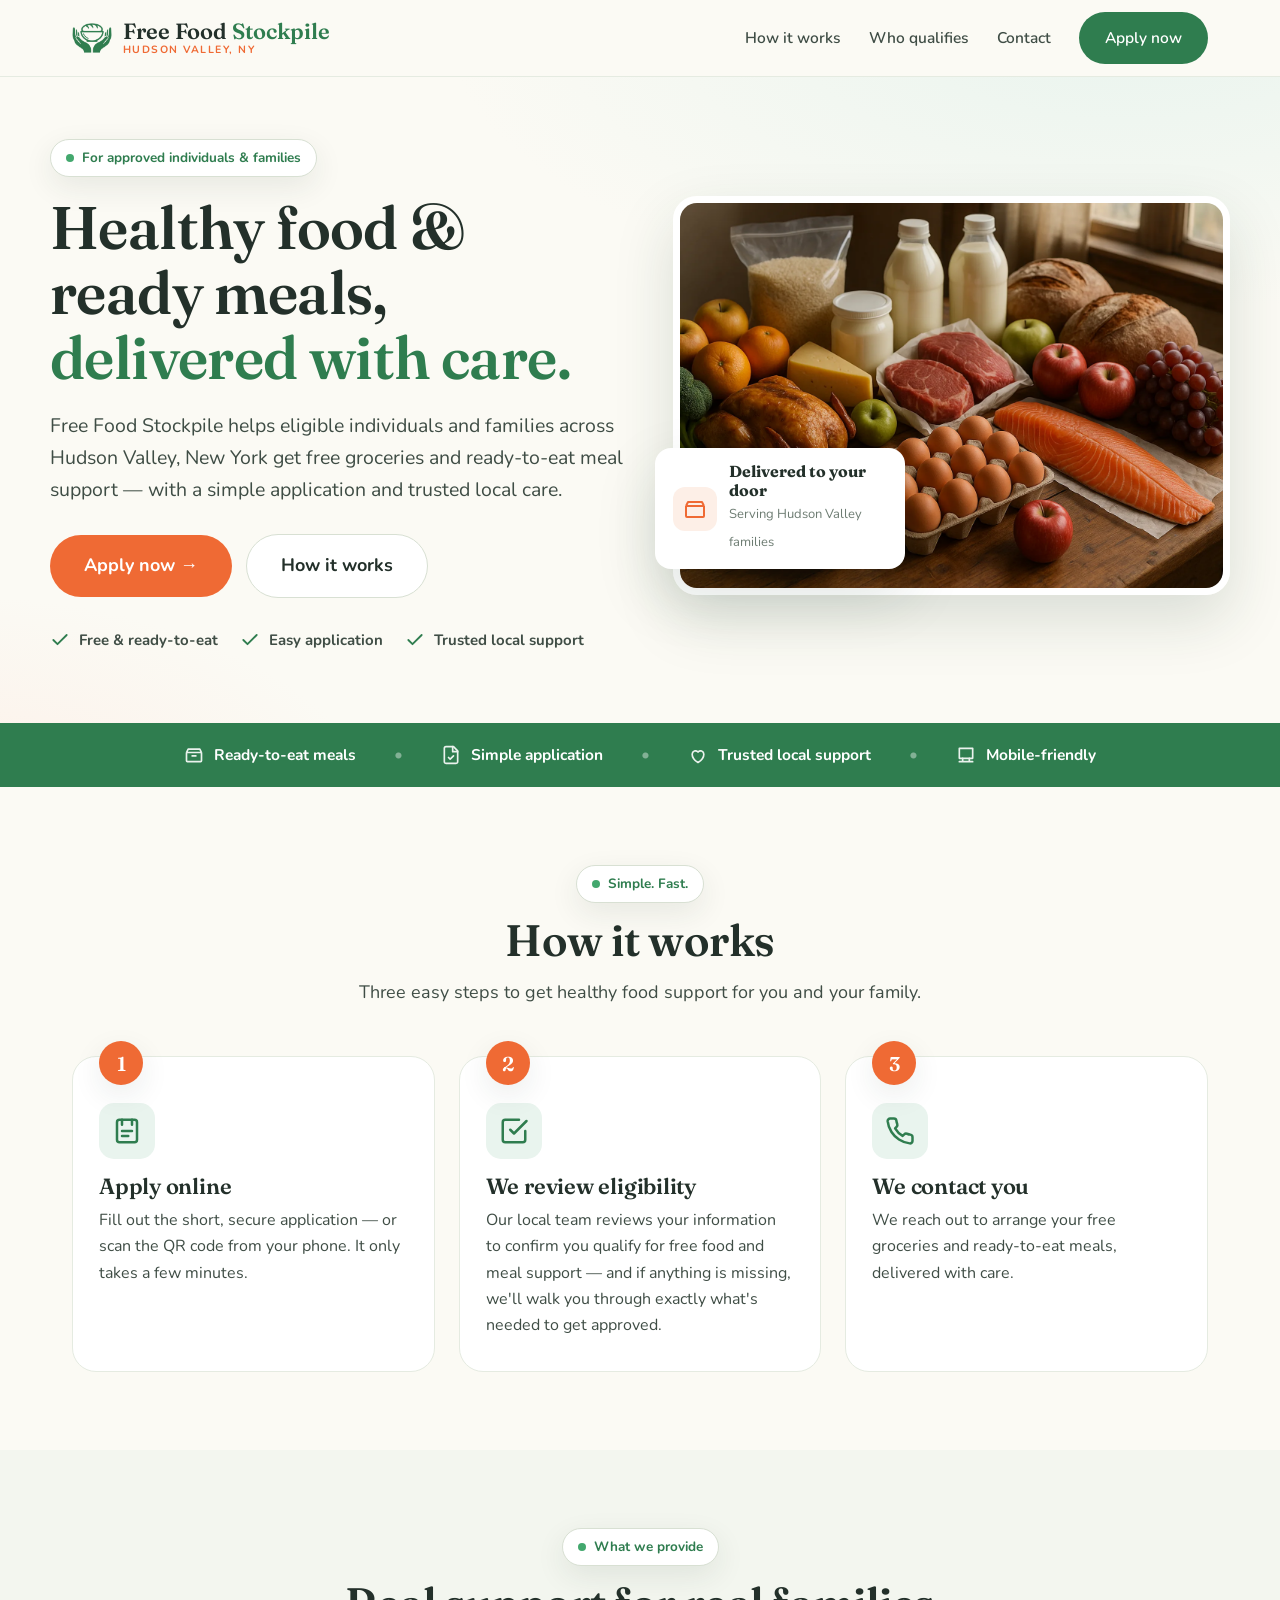
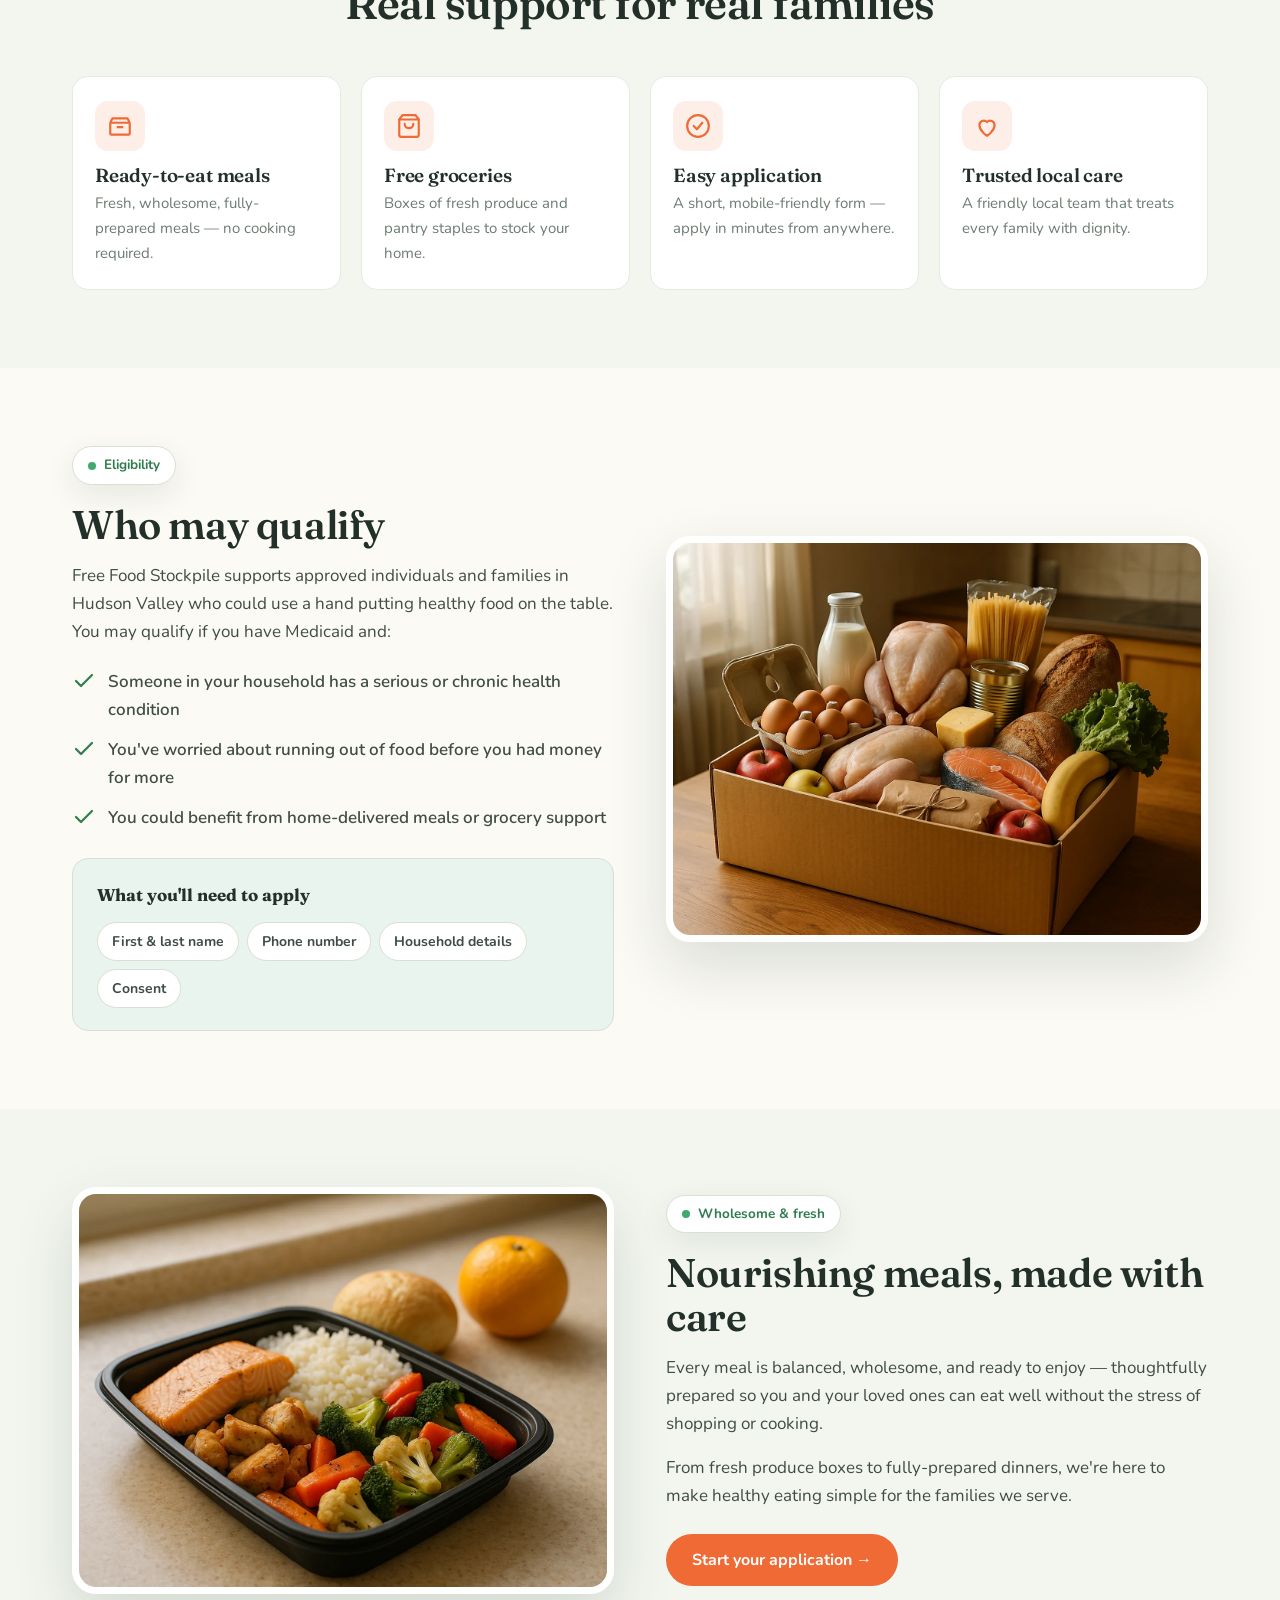
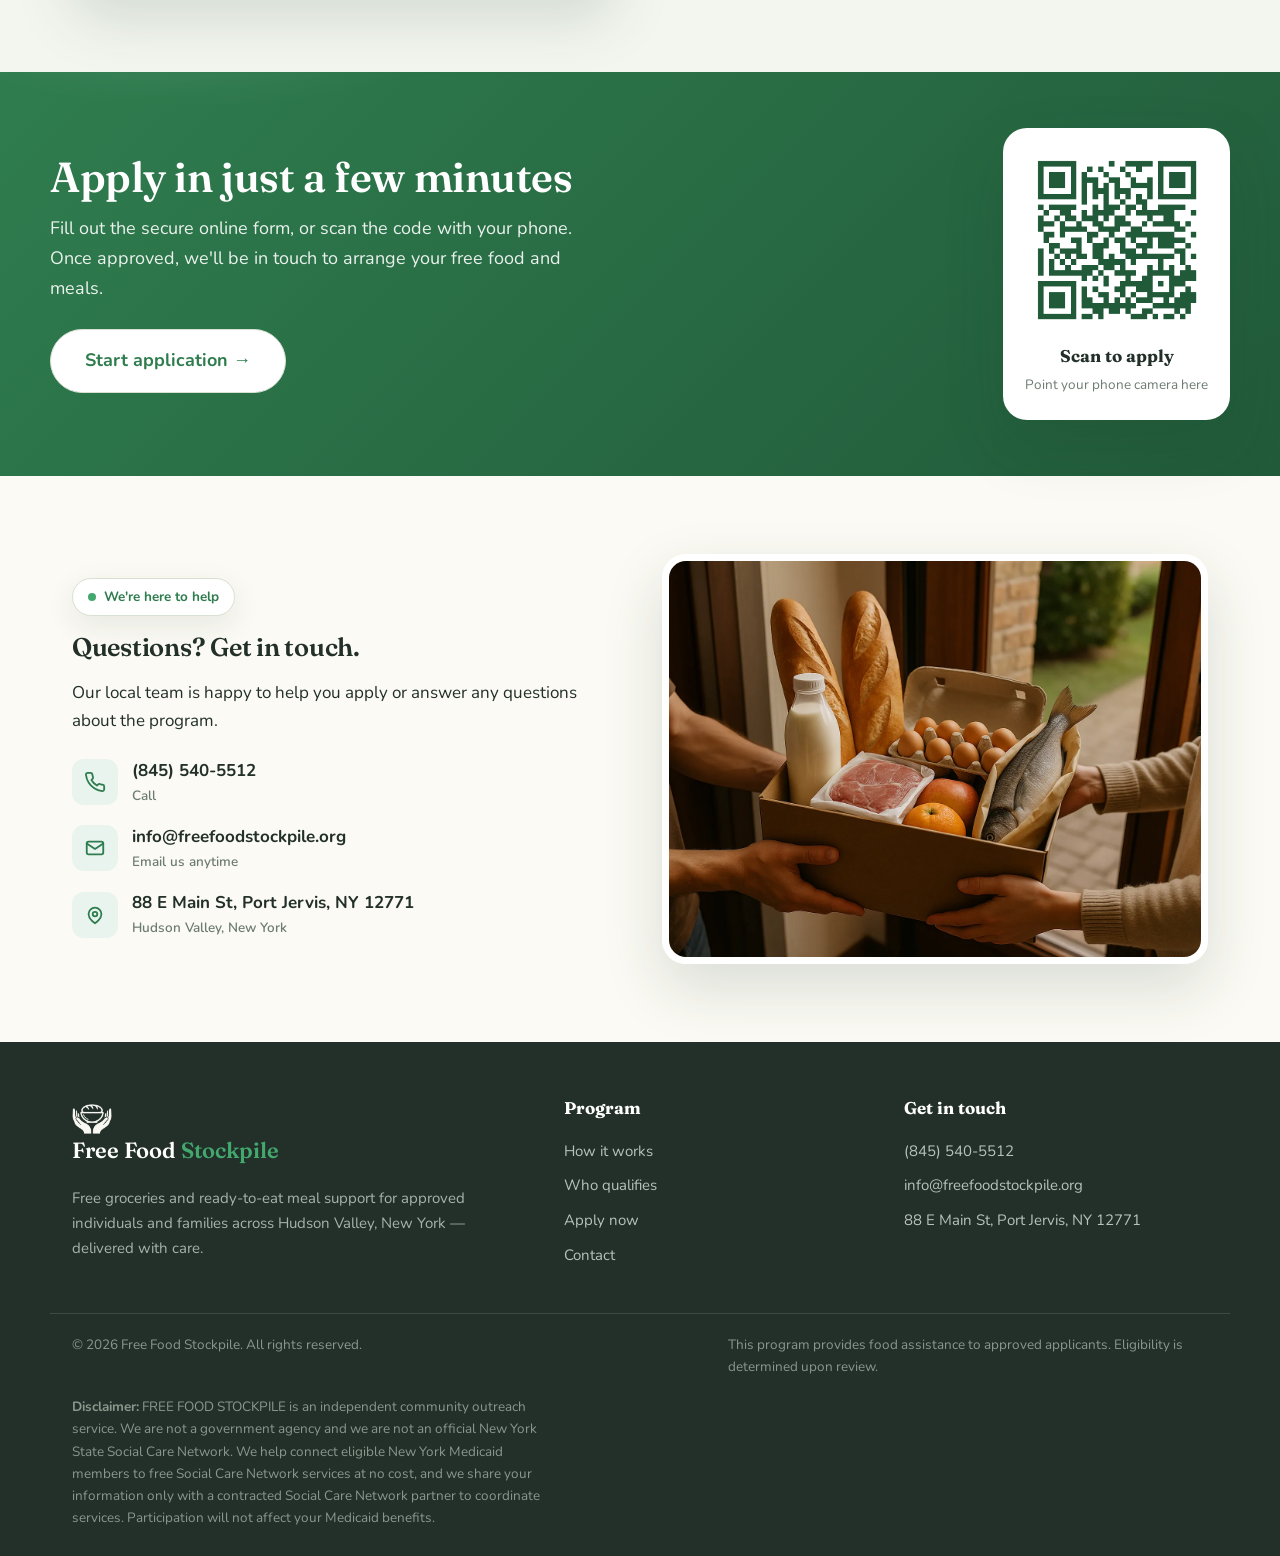
<file: index.html>
<!DOCTYPE html>
<html lang="en">
<head>
<meta charset="utf-8">
<meta name="viewport" content="width=device-width, initial-scale=1">
<title>Free Food Stockpile — Healthy Food &amp; Ready Meals, Delivered With Care</title>
<meta name="description" content="Free Food Stockpile helps approved individuals and families in Hudson Valley, New York access free groceries and ready-to-eat meal support. Simple application, trusted local care.">
<meta property="og:title" content="Free Food Stockpile — Healthy food & meals, delivered with care">
<meta property="og:description" content="Free groceries and ready-to-eat meals for approved individuals and families in Hudson Valley, NY.">
<meta property="og:type" content="website">
<link rel="icon" type="image/png" href="assets/img/logo-hands-green.png">
<link rel="preconnect" href="https://fonts.googleapis.com">
<link rel="preconnect" href="https://fonts.gstatic.com" crossorigin>
<link href="https://fonts.googleapis.com/css2?family=Fraunces:opsz,wght@9..144,500;9..144,600;9..144,700&family=Nunito:wght@400;600;700;800&display=swap" rel="stylesheet">
<link rel="stylesheet" href="assets/site.css">
</head>
<body>

<header class="site-header">
  <div class="wrap hbar">
    <a class="brand" href="index.html" aria-label="Free Food Stockpile home">
      <img class="logo" src="assets/img/logo-hands-green.png" alt="">
      <span class="name">Free Food <span>Stockpile</span><small>Hudson Valley, NY</small></span>
    </a>
    <nav class="nav">
      <a href="#how">How it works</a>
      <a href="#qualify">Who qualifies</a>
      <a href="#contact">Contact</a>
      <a href="apply.html" class="btn">Apply now</a>
    </nav>
    <button class="menu-btn" id="menuBtn" aria-label="Menu">☰</button>
  </div>
</header>

<main>
  <!-- HERO -->
  <section class="hero">
    <div class="wrap hero-in">
      <div>
        <span class="eyebrow"><span class="dot"></span> For approved individuals &amp; families</span>
        <h1>Healthy food &amp; ready meals, <em>delivered with care.</em></h1>
        <p class="lead">Free Food Stockpile helps eligible individuals and families across Hudson Valley,
          New York get free groceries and ready-to-eat meal support — with a simple application and trusted local care.</p>
        <div class="hero-cta">
          <a href="apply.html" class="btn lg warm">Apply now →</a>
          <a href="#how" class="btn lg ghost">How it works</a>
        </div>
        <div class="hero-trust">
          <div class="t"><svg viewBox="0 0 24 24" fill="none" stroke="currentColor" stroke-width="2.2"><path d="M20 6 9 17l-5-5" stroke-linecap="round" stroke-linejoin="round"/></svg> Free &amp; ready-to-eat</div>
          <div class="t"><svg viewBox="0 0 24 24" fill="none" stroke="currentColor" stroke-width="2.2"><path d="M20 6 9 17l-5-5" stroke-linecap="round" stroke-linejoin="round"/></svg> Easy application</div>
          <div class="t"><svg viewBox="0 0 24 24" fill="none" stroke="currentColor" stroke-width="2.2"><path d="M20 6 9 17l-5-5" stroke-linecap="round" stroke-linejoin="round"/></svg> Trusted local support</div>
        </div>
      </div>
      <div class="hero-art">
        <img class="photo" src="assets/img/hero-food.webp" alt="A full spread of free food support: roast chicken, fresh fish, dairy, eggs, bread and fruit" loading="eager">
        <div class="badge">
          <div class="ic"><svg viewBox="0 0 24 24" fill="none" stroke="currentColor" stroke-width="2"><path d="M3 9h18M3 9l2-4h14l2 4M3 9v10a1 1 0 0 0 1 1h16a1 1 0 0 0 1-1V9" stroke-linejoin="round"/></svg></div>
          <div><b>Delivered to your door</b><span>Serving Hudson Valley families</span></div>
        </div>
      </div>
    </div>
  </section>

  <!-- STRIP -->
  <div class="strip">
    <div class="wrap strip-in">
      <div class="s"><svg viewBox="0 0 24 24" fill="none" stroke="currentColor" stroke-width="2"><path d="M3 9h18M3 9l2-4h14l2 4M3 9v10a1 1 0 0 0 1 1h16a1 1 0 0 0 1-1V9M9 13h6" stroke-linejoin="round"/></svg> Ready-to-eat meals</div>
      <span class="sep">•</span>
      <div class="s"><svg viewBox="0 0 24 24" fill="none" stroke="currentColor" stroke-width="2"><path d="M6 2h9l5 5v13a2 2 0 0 1-2 2H6a2 2 0 0 1-2-2V4a2 2 0 0 1 2-2z" stroke-linejoin="round"/><path d="M14 2v6h6M9 15l2 2 4-4" stroke-linecap="round" stroke-linejoin="round"/></svg> Simple application</div>
      <span class="sep">•</span>
      <div class="s"><svg viewBox="0 0 24 24" fill="none" stroke="currentColor" stroke-width="2"><path d="M12 21s-7-4.3-7-10a4 4 0 0 1 7-2.6A4 4 0 0 1 19 11c0 5.7-7 10-7 10z" stroke-linejoin="round"/></svg> Trusted local support</div>
      <span class="sep">•</span>
      <div class="s"><svg viewBox="0 0 24 24" fill="none" stroke="currentColor" stroke-width="2"><path d="M4 4h16v12H4z" stroke-linejoin="round"/><path d="M4 20h16M8 16v4M16 16v4" stroke-linecap="round"/></svg> Mobile-friendly</div>
    </div>
  </div>

  <!-- HOW IT WORKS -->
  <section class="section" id="how">
    <div class="wrap">
      <div class="sec-head">
        <span class="eyebrow"><span class="dot"></span> Simple. Fast.</span>
        <h2>How it works</h2>
        <p>Three easy steps to get healthy food support for you and your family.</p>
      </div>
      <div class="steps">
        <div class="step">
          <div class="num">1</div>
          <div class="ic"><svg viewBox="0 0 24 24" fill="none" stroke="currentColor" stroke-width="2"><rect x="4" y="3" width="16" height="18" rx="2"/><path d="M8 3v4M16 3v4M8 12h8M8 16h5" stroke-linecap="round"/></svg></div>
          <h3>Apply online</h3>
          <p>Fill out the short, secure application — or scan the QR code from your phone. It only takes a few minutes.</p>
        </div>
        <div class="step">
          <div class="num">2</div>
          <div class="ic"><svg viewBox="0 0 24 24" fill="none" stroke="currentColor" stroke-width="2"><path d="M9 11l3 3L22 4" stroke-linecap="round" stroke-linejoin="round"/><path d="M21 12v7a2 2 0 0 1-2 2H5a2 2 0 0 1-2-2V5a2 2 0 0 1 2-2h11" stroke-linecap="round" stroke-linejoin="round"/></svg></div>
          <h3>We review eligibility</h3>
          <p>Our local team reviews your information to confirm you qualify for free food and meal support — and if anything is missing, we'll walk you through exactly what's needed to get approved.</p>
        </div>
        <div class="step">
          <div class="num">3</div>
          <div class="ic"><svg viewBox="0 0 24 24" fill="none" stroke="currentColor" stroke-width="2"><path d="M22 16.9v3a2 2 0 0 1-2.2 2 19.8 19.8 0 0 1-8.6-3.1 19.5 19.5 0 0 1-6-6 19.8 19.8 0 0 1-3.1-8.7A2 2 0 0 1 4.1 2h3a2 2 0 0 1 2 1.7c.1 1 .4 1.9.7 2.8a2 2 0 0 1-.5 2.1L8.1 9.9a16 16 0 0 0 6 6l1.3-1.2a2 2 0 0 1 2.1-.5c.9.3 1.8.6 2.8.7a2 2 0 0 1 1.7 2z" stroke-linejoin="round"/></svg></div>
          <h3>We contact you</h3>
          <p>We reach out to arrange your free groceries and ready-to-eat meals, delivered with care.</p>
        </div>
      </div>
    </div>
  </section>

  <!-- FEATURES -->
  <section class="section paper">
    <div class="wrap">
      <div class="sec-head">
        <span class="eyebrow"><span class="dot"></span> What we provide</span>
        <h2>Real support for real families</h2>
      </div>
      <div class="feat">
        <div class="f"><div class="ic"><svg viewBox="0 0 24 24" fill="none" stroke="currentColor" stroke-width="2"><path d="M3 9h18M3 9l2-4h14l2 4M3 9v10a1 1 0 0 0 1 1h16a1 1 0 0 0 1-1V9M9 13h6" stroke-linejoin="round"/></svg></div><h3>Ready-to-eat meals</h3><p>Fresh, wholesome, fully-prepared meals — no cooking required.</p></div>
        <div class="f"><div class="ic"><svg viewBox="0 0 24 24" fill="none" stroke="currentColor" stroke-width="2"><path d="M6 2 3 6v14a2 2 0 0 0 2 2h14a2 2 0 0 0 2-2V6l-3-4z" stroke-linejoin="round"/><path d="M3 6h18M16 10a4 4 0 0 1-8 0" stroke-linecap="round"/></svg></div><h3>Free groceries</h3><p>Boxes of fresh produce and pantry staples to stock your home.</p></div>
        <div class="f"><div class="ic"><svg viewBox="0 0 24 24" fill="none" stroke="currentColor" stroke-width="2"><path d="M12 2a10 10 0 1 0 0 20 10 10 0 0 0 0-20z"/><path d="M8 12l3 3 5-6" stroke-linecap="round" stroke-linejoin="round"/></svg></div><h3>Easy application</h3><p>A short, mobile-friendly form — apply in minutes from anywhere.</p></div>
        <div class="f"><div class="ic"><svg viewBox="0 0 24 24" fill="none" stroke="currentColor" stroke-width="2"><path d="M12 21s-7-4.3-7-10a4 4 0 0 1 7-2.6A4 4 0 0 1 19 11c0 5.7-7 10-7 10z" stroke-linejoin="round"/></svg></div><h3>Trusted local care</h3><p>A friendly local team that treats every family with dignity.</p></div>
      </div>
    </div>
  </section>

  <!-- WHO QUALIFIES -->
  <section class="section" id="qualify">
    <div class="wrap split">
      <div>
        <span class="eyebrow"><span class="dot"></span> Eligibility</span>
        <h2>Who may qualify</h2>
        <p>Free Food Stockpile supports approved individuals and families in Hudson Valley who could use
          a hand putting healthy food on the table. You may qualify if you have Medicaid and:</p>
        <ul class="checklist">
          <li><svg viewBox="0 0 24 24" fill="none" stroke="currentColor" stroke-width="2.2"><path d="M20 6 9 17l-5-5" stroke-linecap="round" stroke-linejoin="round"/></svg> Someone in your household has a serious or chronic health condition</li>
          <li><svg viewBox="0 0 24 24" fill="none" stroke="currentColor" stroke-width="2.2"><path d="M20 6 9 17l-5-5" stroke-linecap="round" stroke-linejoin="round"/></svg> You've worried about running out of food before you had money for more</li>
          <li><svg viewBox="0 0 24 24" fill="none" stroke="currentColor" stroke-width="2.2"><path d="M20 6 9 17l-5-5" stroke-linecap="round" stroke-linejoin="round"/></svg> You could benefit from home-delivered meals or grocery support</li>
        </ul>
        <div class="need-card">
          <b>What you'll need to apply</b>
          <div class="pills">
            <span class="pill">First &amp; last name</span>
            <span class="pill">Phone number</span>
            <span class="pill">Household details</span>
            <span class="pill">Consent</span>
          </div>
        </div>
      </div>
      <div class="split-art">
        <img src="assets/img/grocery-box.webp" alt="A grocery box packed with chicken, fish, milk, eggs, cheese, bread, pasta and fruit" loading="lazy">
      </div>
    </div>
  </section>

  <!-- MEALS SHOWCASE -->
  <section class="section paper">
    <div class="wrap split reverse">
      <div>
        <span class="eyebrow"><span class="dot"></span> Wholesome &amp; fresh</span>
        <h2>Nourishing meals, made with care</h2>
        <p>Every meal is balanced, wholesome, and ready to enjoy — thoughtfully prepared so you and your
          loved ones can eat well without the stress of shopping or cooking.</p>
        <p>From fresh produce boxes to fully-prepared dinners, we're here to make healthy eating simple
          for the families we serve.</p>
        <a href="apply.html" class="btn warm" style="margin-top:8px">Start your application →</a>
      </div>
      <div class="split-art">
        <img src="assets/img/meal-tray.webp" alt="A ready-to-eat meal with baked salmon, roast chicken, rice and vegetables" loading="lazy">
      </div>
    </div>
  </section>

  <!-- APPLY BAND + QR -->
  <section class="applyband" id="apply">
    <div class="wrap applyband-in">
      <div>
        <h2>Apply in just a few minutes</h2>
        <p>Fill out the secure online form, or scan the code with your phone. Once approved, we'll be in touch
          to arrange your free food and meals.</p>
        <div class="hero-cta">
          <a href="apply.html" class="btn lg ghost">Start application →</a>
        </div>
      </div>
      <div class="qr-card">
        <img src="assets/img/apply-qr.png" alt="Scan to apply QR code">
        <b>Scan to apply</b>
        <span>Point your phone camera here</span>
      </div>
    </div>
  </section>

  <!-- CONTACT -->
  <section class="section" id="contact">
    <div class="wrap contact-in">
      <div>
        <span class="eyebrow"><span class="dot"></span> We're here to help</span>
        <h2>Questions? Get in touch.</h2>
        <p>Our local team is happy to help you apply or answer any questions about the program.</p>
        <div class="contact-list">
          <a href="tel:+18455405512"><span class="ic"><svg viewBox="0 0 24 24" fill="none" stroke="currentColor" stroke-width="2"><path d="M22 16.9v3a2 2 0 0 1-2.2 2 19.8 19.8 0 0 1-8.6-3.1 19.5 19.5 0 0 1-6-6 19.8 19.8 0 0 1-3.1-8.7A2 2 0 0 1 4.1 2h3a2 2 0 0 1 2 1.7c.1 1 .4 1.9.7 2.8a2 2 0 0 1-.5 2.1L8.1 9.9a16 16 0 0 0 6 6l1.3-1.2a2 2 0 0 1 2.1-.5c.9.3 1.8.6 2.8.7a2 2 0 0 1 1.7 2z" stroke-linejoin="round"/></svg></span> <span>(845) 540-5512<small>Call</small></span></a>
          <a href="mailto:info@freefoodstockpile.org"><span class="ic"><svg viewBox="0 0 24 24" fill="none" stroke="currentColor" stroke-width="2"><rect x="3" y="5" width="18" height="14" rx="2"/><path d="m3 7 9 6 9-6" stroke-linecap="round" stroke-linejoin="round"/></svg></span> <span>info@freefoodstockpile.org<small>Email us anytime</small></span></a>
          <div><span class="ic"><svg viewBox="0 0 24 24" fill="none" stroke="currentColor" stroke-width="2"><path d="M12 21s-7-4.3-7-10a7 7 0 0 1 14 0c0 5.7-7 10-7 10z" stroke-linejoin="round"/><circle cx="12" cy="11" r="2.5"/></svg></span> <span>88 E Main St, Port Jervis, NY 12771<small>Hudson Valley, New York</small></span></div>
        </div>
      </div>
      <div class="split-art">
        <img src="assets/img/delivery.webp" alt="A delivery box with bread, milk, eggs, meat, fish and fruit being handed at a doorway" loading="lazy">
      </div>
    </div>
  </section>
</main>

<footer class="foot">
  <div class="wrap foot-in">
    <div>
      <a class="brand" href="index.html">
        <img class="logo" src="assets/img/logo-hands-cream.png" alt="">
        <span class="name">Free Food <span>Stockpile</span></span>
      </a>
      <p>Free groceries and ready-to-eat meal support for approved individuals and families across
        Hudson Valley, New York — delivered with care.</p>
    </div>
    <div>
      <h4>Program</h4>
      <a href="#how">How it works</a>
      <a href="#qualify">Who qualifies</a>
      <a href="apply.html">Apply now</a>
      <a href="#contact">Contact</a>
    </div>
    <div>
      <h4>Get in touch</h4>
      <a href="tel:+18455405512">(845) 540-5512</a>
      <a href="mailto:info@freefoodstockpile.org">info@freefoodstockpile.org</a>
      <a href="#">88 E Main St, Port Jervis, NY 12771</a>
    </div>
  </div>
  <div class="wrap foot-bot">
    <span>© <span id="yr">2026</span> Free Food Stockpile. All rights reserved.</span>
    <span class="disc">This program provides food assistance to approved applicants. Eligibility is determined upon review.</span>
    <span class="disc" style="display:block;margin-top:10px"><b>Disclaimer:</b> FREE FOOD STOCKPILE is an independent community outreach service. We are not a government agency and we are not an official New York State Social Care Network. We help connect eligible New York Medicaid members to free Social Care Network services at no cost, and we share your information only with a contracted Social Care Network partner to coordinate services. Participation will not affect your Medicaid benefits.</span>
  </div>
</footer>

<script src="assets/site.js"></script>
</body>
</html>
</file>
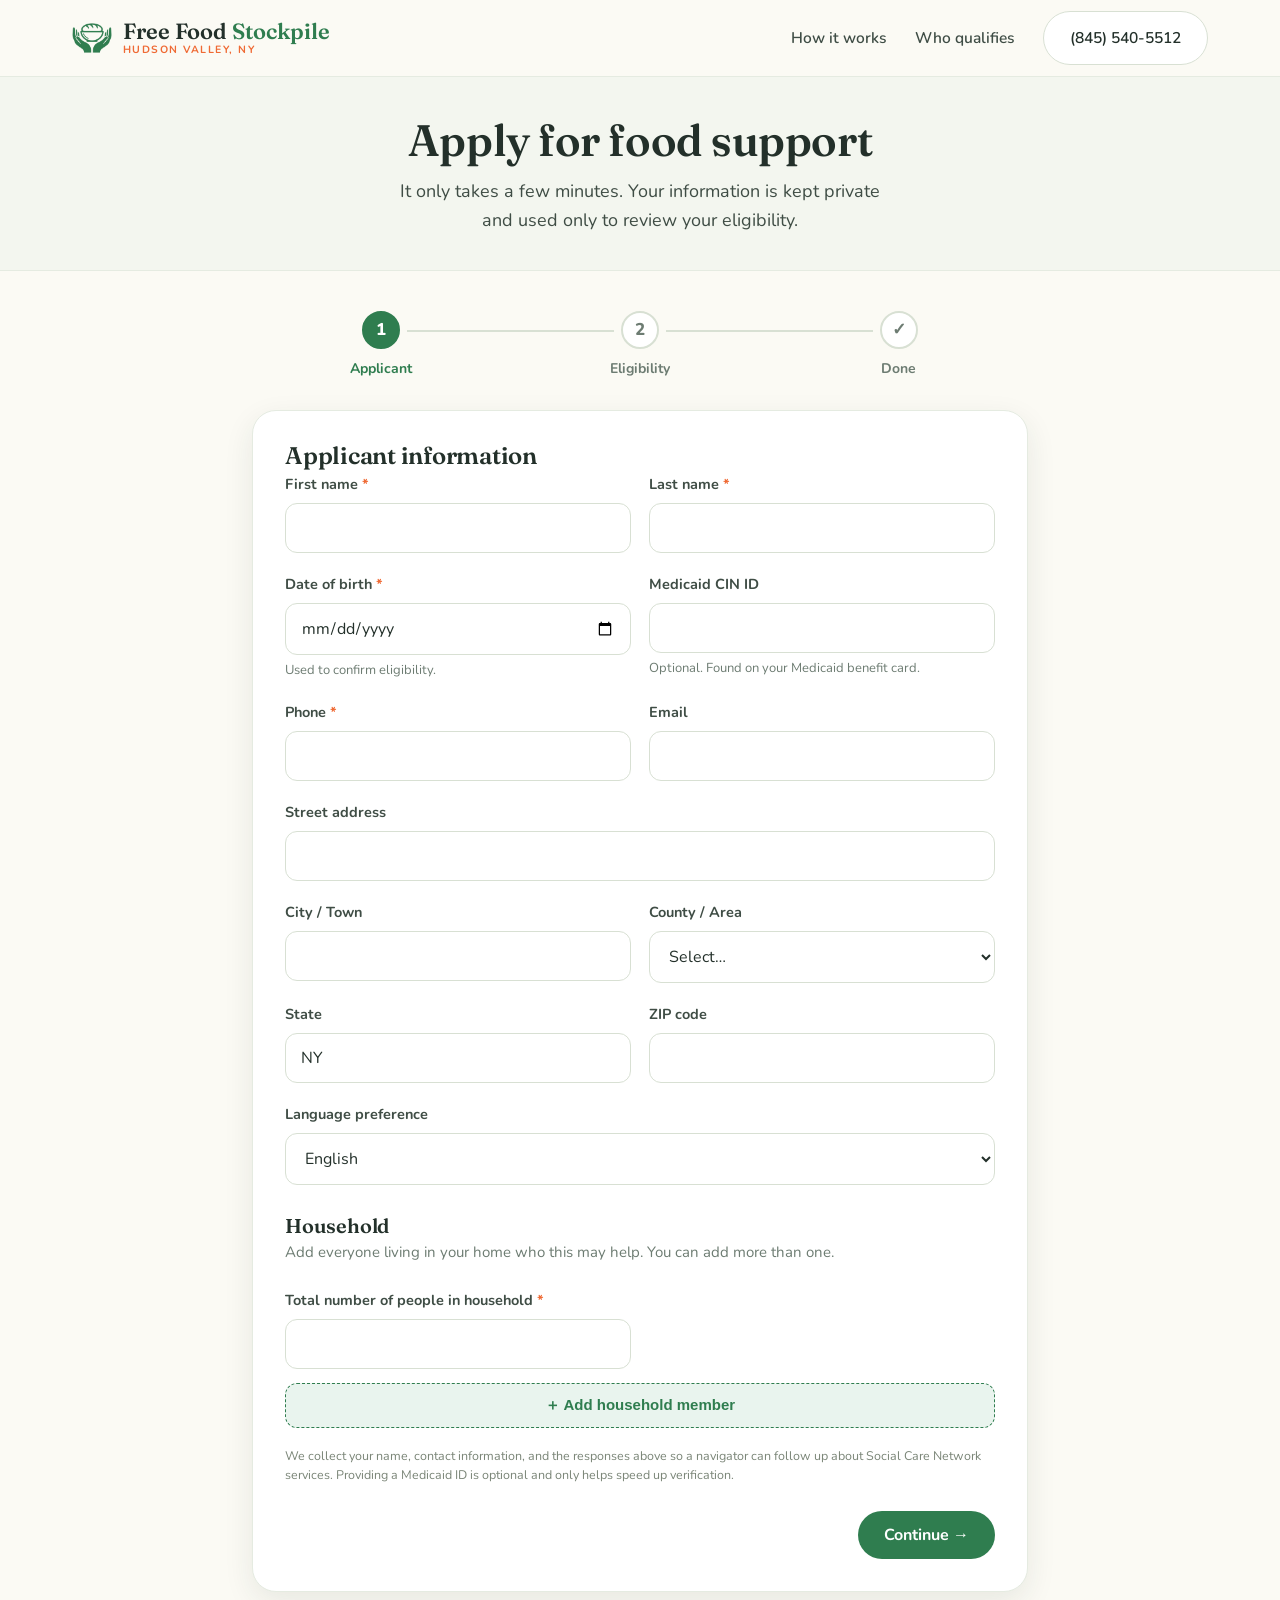
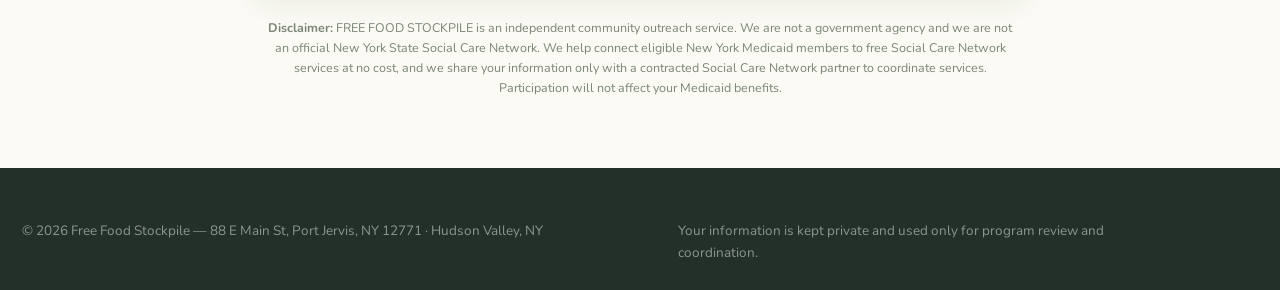
<file: apply.html>
<!DOCTYPE html>
<html lang="en">
<head>
<meta charset="utf-8">
<meta name="viewport" content="width=device-width, initial-scale=1">
<title>Apply — Free Food Stockpile</title>
<meta name="description" content="Apply for free groceries and ready-to-eat meal support with Free Food Stockpile. A short, secure application for approved individuals and families in Hudson Valley, NY.">
<meta name="robots" content="noindex">
<link rel="icon" type="image/png" href="assets/img/logo-hands-green.png">
<link rel="preconnect" href="https://fonts.googleapis.com">
<link rel="preconnect" href="https://fonts.gstatic.com" crossorigin>
<link href="https://fonts.googleapis.com/css2?family=Fraunces:opsz,wght@9..144,500;9..144,600;9..144,700&family=Nunito:wght@400;600;700;800&display=swap" rel="stylesheet">
<link rel="stylesheet" href="assets/site.css">
</head>
<body>

<header class="site-header">
  <div class="wrap hbar">
    <a class="brand" href="index.html" aria-label="Free Food Stockpile home">
      <img class="logo" src="assets/img/logo-hands-green.png" alt="">
      <span class="name">Free Food <span>Stockpile</span><small>Hudson Valley, NY</small></span>
    </a>
    <nav class="nav">
      <a href="index.html#how">How it works</a>
      <a href="index.html#qualify">Who qualifies</a>
      <a href="tel:+18455405512" class="btn ghost">(845) 540-5512</a>
    </nav>
    <button class="menu-btn" id="menuBtn" aria-label="Menu">☰</button>
  </div>
</header>

<div class="form-hero">
  <div class="wrap">
    <h1>Apply for food support</h1>
    <p>It only takes a few minutes. Your information is kept private and used only to review your eligibility.</p>
  </div>
</div>

<div class="form-wrap">
  <div class="progress" id="progress">
    <div class="p active" data-step="1"><div class="c">1</div><div class="lbl">Applicant</div></div>
    <div class="p" data-step="2"><div class="c">2</div><div class="lbl">Eligibility</div></div>
    <div class="p" data-step="3"><div class="c">✓</div><div class="lbl">Done</div></div>
  </div>

  <form id="applyForm" class="card" novalidate>
    <!-- STEP 1 -->
    <section class="fstep" data-step="1">
      <h2 class="step-title">Applicant information</h2>
      <div class="grid2">
        <div class="field"><label>First name <span class="req">*</span></label><input name="First Name" required></div>
        <div class="field"><label>Last name <span class="req">*</span></label><input name="Last Name" required></div>
        <div class="field"><label>Date of birth <span class="req">*</span></label><input type="date" name="Date of Birth" required><div class="hint">Used to confirm eligibility.</div></div>
        <div class="field"><label>Medicaid CIN ID</label><input name="Medicaid CIN ID"><div class="hint">Optional. Found on your Medicaid benefit card.</div></div>
        <div class="field"><label>Phone <span class="req">*</span></label><input type="tel" name="Phone" required></div>
        <div class="field"><label>Email</label><input type="email" name="Email"></div>
        <div class="field full"><label>Street address</label><input name="Street Address"></div>
        <div class="field"><label>City / Town</label><input name="City"></div>
        <div class="field"><label>County / Area</label>
          <select name="Region">
            <option value="">Select…</option>
            <option>Orange County</option>
            <option>Rockland County</option>
            <option>Ulster County</option>
            <option>Dutchess County</option>
            <option>Putnam County</option>
            <option>Westchester County</option>
            <option>Greene County</option>
            <option>Columbia County</option>
            <option>Albany County</option>
            <option>Rensselaer County</option>
            <option>Brooklyn</option>
            <option>Other</option>
          </select></div>
        <div class="field"><label>State</label><input name="State" value="NY"></div>
        <div class="field"><label>ZIP code</label><input name="ZIP Code"></div>
        <div class="field full"><label>Language preference</label>
          <select name="Language Preference">
            <option>English</option><option>Yiddish</option><option>Spanish</option><option>Hebrew</option><option>Other</option>
          </select></div>
      </div>

      <h2 class="step-title" style="margin-top:28px;font-size:20px">Household</h2>
      <p class="step-sub">Add everyone living in your home who this may help. You can add more than one.</p>
      <div class="grid2">
        <div class="field"><label>Total number of people in household <span class="req">*</span></label><input type="number" name="Total Household Members" min="1" max="30" inputmode="numeric" required></div>
      </div>
      <div id="hhList"></div>
      <button type="button" class="add-hh" id="addHh">＋ Add household member</button>

      <p class="collect-note" style="margin-top:18px;font-size:12.5px;line-height:1.55;color:#7a8577">We collect your name, contact information, and the responses above so a navigator can follow up about Social Care Network services. Providing a Medicaid ID is optional and only helps speed up verification.</p>
      <div class="form-nav">
        <span></span>
        <button type="button" class="btn" id="toStep2">Continue →</button>
      </div>
    </section>

    <!-- STEP 2 -->
    <section class="fstep hide" data-step="2">
      <h2 class="step-title">Eligibility &amp; needs</h2>
      <p class="step-sub">A few quick questions to see how we can help.</p>

      <div class="note-box">
        <svg viewBox="0 0 24 24" fill="none" stroke="currentColor" stroke-width="2"><circle cx="12" cy="12" r="9"/><path d="M12 8h.01M11 12h1v4h1" stroke-linecap="round" stroke-linejoin="round"/></svg>
        <span>Nothing here is a test you can fail — these questions just help our team serve you better.</span>
      </div>

      <div class="field full"><label>Does anyone in your household have a serious or chronic health condition?</label>
        <select name="Chronic Condition in Household">
          <option value="">Select…</option>
          <option>Yes</option><option>No</option><option>Prefer not to say</option>
        </select>
        <div class="hint">Examples: Alzheimer's / dementia, renal (kidney) failure, COPD, HIV/AIDS, cancer, diabetes, a serious mental health condition, or a substance use disorder.</div>
      </div>
      <div class="field full"><label>If yes, please specify the condition(s)</label>
        <input name="Condition Details" placeholder="e.g. diabetes, heart condition…"></div>

      <div class="field full"><label>Photo of your Medicaid card <span style="font-weight:400;color:#7a8577">(optional)</span></label>
        <input type="file" id="medicaidCard" name="attachment" accept="image/png,image/jpeg,application/pdf">
        <div class="hint">If it's handy, a photo or PDF of your Medicaid card helps us process your application faster — but you can always send it later. Max 10&nbsp;MB.</div>
        <div class="hint" id="fileError" style="color:#e0523a;display:none">That file is over 10&nbsp;MB — please choose a smaller photo, or skip it and we'll help you later.</div>
      </div>

      <div class="field full"><label>Anything else we should know?</label>
        <textarea name="Notes" placeholder="Optional — tell us anything that helps us serve you better."></textarea></div>

      <div class="consent">
        <input type="checkbox" id="consent" name="Consent" value="I agree" required>
        <label for="consent">I agree to be contacted about these services and consent to Free Food Stockpile sharing the information I provide with a contracted Social Care Network partner to coordinate services. I understand this is voluntary, free, will not affect my Medicaid benefits, and is not an application for government benefits. <span class="req">*</span></label>
      </div>

      <!-- FormSubmit config -->
      <input type="hidden" name="_subject" value="New Free Food Stockpile application">
      <input type="hidden" name="_template" value="table">
      <input type="hidden" name="_captcha" value="false">
      <input type="hidden" name="_autoresponse" value="Thank you for applying to Free Food Stockpile! We've received your application. Our team reviews every application personally and will reach out if we need anything else. Questions in the meantime? Call or text us at (845) 540-5512. — Free Food Stockpile">

      <p class="collect-note" style="margin-top:18px;font-size:12.5px;line-height:1.55;color:#7a8577">We collect your name, contact information, and the responses above so a navigator can follow up about Social Care Network services. Providing a Medicaid ID is optional and only helps speed up verification.</p>
      <div class="form-nav">
        <button type="button" class="btn ghost" id="backStep1">← Back</button>
        <button type="submit" class="btn warm" id="submitBtn">Submit application ✓</button>
      </div>
    </section>

    <!-- SUCCESS -->
    <section class="fstep hide" data-step="3">
      <div class="success">
        <div class="ic"><svg viewBox="0 0 24 24" fill="none" stroke="currentColor" stroke-width="2.2"><path d="M20 6 9 17l-5-5" stroke-linecap="round" stroke-linejoin="round"/></svg></div>
        <h2>Application received!</h2>
        <p>Thank you — we'll take it from here. Our team reviews every application personally and will reach
          out if we need anything else. We're here to help you get approved. Questions in the meantime?
          Call us at <a href="tel:+18455405512">(845) 540-5512</a>.</p>
        <p style="margin-top:20px"><a href="index.html" class="btn">Back to home</a></p>
      </div>
    </section>
  </form>
  <p class="site-disclaimer" style="max-width:760px;margin:26px auto 0;font-size:12.5px;line-height:1.6;color:#7a8577;text-align:center"><b>Disclaimer:</b> FREE FOOD STOCKPILE is an independent community outreach service. We are not a government agency and we are not an official New York State Social Care Network. We help connect eligible New York Medicaid members to free Social Care Network services at no cost, and we share your information only with a contracted Social Care Network partner to coordinate services. Participation will not affect your Medicaid benefits.</p>
</div>

<footer class="foot">
  <div class="wrap foot-bot" style="border:0;margin:0;padding-top:0">
    <span>© <span id="yr">2026</span> Free Food Stockpile — 88 E Main St, Port Jervis, NY 12771 · Hudson Valley, NY</span>
    <span class="disc">Your information is kept private and used only for program review and coordination.</span>
  </div>
</footer>

<script>window.FFS_FORM_EMAIL = "info@freefoodstockpile.org";</script>
<script src="assets/site.js"></script>
</body>
</html>
</file>
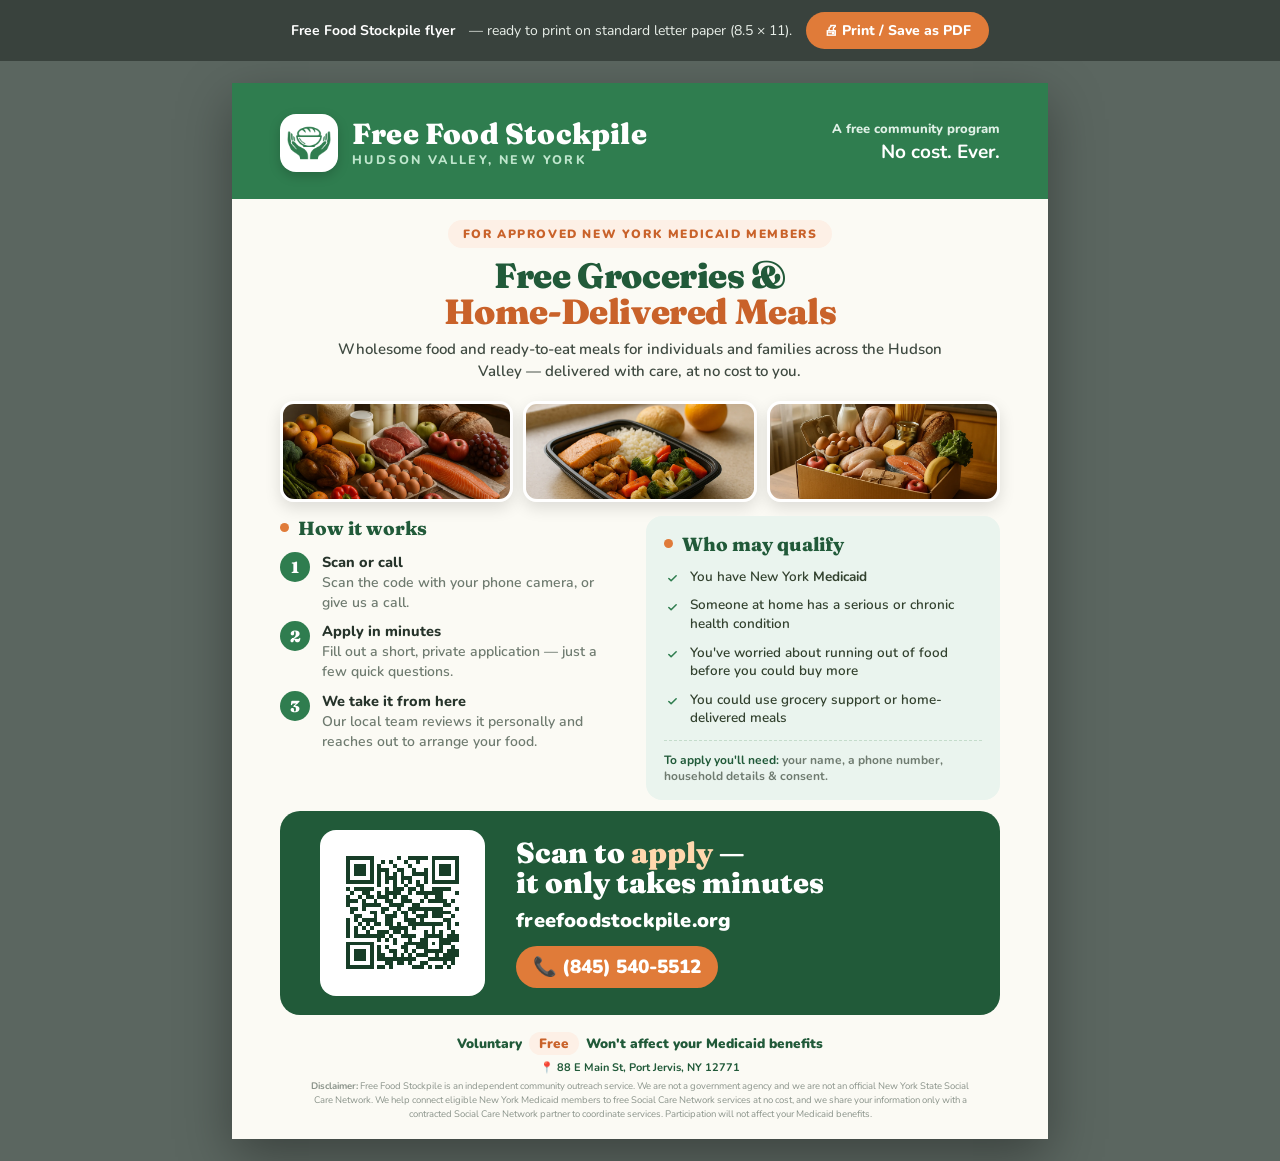
<file: flyer.html>
<!DOCTYPE html>
<html lang="en">
<head>
<meta charset="utf-8">
<meta name="viewport" content="width=device-width, initial-scale=1">
<title>Flyer — Free Food Stockpile</title>
<meta name="description" content="Printable flyer for Free Food Stockpile — free groceries and home-delivered meals for approved New York Medicaid members in the Hudson Valley.">
<meta name="robots" content="noindex">
<link rel="icon" type="image/png" href="assets/img/logo-hands-green.png">
<link rel="preconnect" href="https://fonts.googleapis.com">
<link rel="preconnect" href="https://fonts.gstatic.com" crossorigin>
<link href="https://fonts.googleapis.com/css2?family=Fraunces:opsz,wght@9..144,500;9..144,600;9..144,700;9..144,900&family=Nunito:wght@400;600;700;800;900&display=swap" rel="stylesheet">
<style>
  :root{
    --green:#2f7d4f; --green-dk:#215a39; --green-lite:#eaf4ee;
    --orange:#e07b39; --orange-dk:#c9622a; --orange-lite:#fdf0e6;
    --cream:#fbfaf4; --ink:#26332a; --muted:#6f7b70; --line:#e6e2d6;
  }
  *{box-sizing:border-box}
  html,body{margin:0;padding:0}
  body{
    font-family:"Nunito",-apple-system,Segoe UI,Roboto,sans-serif;
    color:var(--ink); background:#5b6660;
    -webkit-print-color-adjust:exact; print-color-adjust:exact;
  }
  h1,h2,h3,.serif{font-family:"Fraunces",Georgia,"Times New Roman",serif}

  /* ---- screen preview toolbar ---- */
  .bar{position:sticky;top:0;z-index:9;display:flex;align-items:center;justify-content:center;
       gap:14px;padding:12px;background:#39423d;color:#e9efe9;font-size:14px}
  .bar b{color:#fff}
  .bar button{font-family:inherit;font-weight:800;font-size:14px;cursor:pointer;border:0;
       background:var(--orange);color:#fff;padding:9px 18px;border-radius:999px}
  .bar button:hover{background:var(--orange-dk)}

  /* ---- the printable page ---- */
  .page{
    width:8.5in; height:11in; margin:22px auto; background:var(--cream);
    box-shadow:0 18px 50px rgba(0,0,0,.35); overflow:hidden;
    display:flex; flex-direction:column;
  }

  /* header */
  .top{background:var(--green); color:#fff; padding:.32in .5in .28in;
       display:flex; align-items:center; gap:14px}
  .badge{width:58px;height:58px;border-radius:16px;background:#fff;flex:none;
         display:flex;align-items:center;justify-content:center;box-shadow:0 4px 12px rgba(0,0,0,.18)}
  .badge svg{width:44px;height:44px}
  .top .brand{line-height:1.05}
  .top .brand .nm{font-family:"Fraunces",serif;font-weight:900;font-size:29px;letter-spacing:.2px}
  .top .brand .sub{font-weight:800;font-size:12.5px;letter-spacing:2.4px;text-transform:uppercase;
       color:#bfe6cd;margin-top:3px}
  .top .tag{margin-left:auto;text-align:right;font-weight:800;font-size:13px;color:#dff0e6;line-height:1.4}
  .top .tag b{display:block;font-size:19px;color:#fff}

  /* hero */
  .hero{padding:.22in .5in .1in; text-align:center}
  .kicker{display:inline-block;background:var(--orange-lite);color:var(--orange-dk);
       font-weight:900;font-size:12px;letter-spacing:1.6px;text-transform:uppercase;
       padding:6px 15px;border-radius:999px}
  .hero h1{font-weight:900;font-size:35px;line-height:1.03;margin:10px 0 0;color:var(--green-dk);letter-spacing:-.4px}
  .hero h1 .accent{color:var(--orange-dk)}
  .hero p{max-width:6.4in;margin:9px auto 0;font-size:15px;line-height:1.45;color:#3f4a41;font-weight:600}

  .photostrip{display:flex;gap:10px;padding:.1in .5in;}
  .photostrip img{flex:1;height:1.05in;object-fit:cover;border-radius:14px;border:3px solid #fff;
       box-shadow:0 6px 16px rgba(0,0,0,.12)}

  /* two columns: steps + qualify */
  .cols{display:flex;gap:.34in;padding:.04in .5in .1in;align-items:stretch}
  .col h2{font-size:19px;margin:0 0 12px;color:var(--green-dk);font-weight:800;
       display:flex;align-items:center;gap:9px}
  .col h2 .dot{width:9px;height:9px;border-radius:50%;background:var(--orange);flex:none}
  .steps{flex:1.05}
  .step{display:flex;gap:12px;margin-bottom:9px}
  .step .n{flex:none;width:30px;height:30px;border-radius:50%;background:var(--green);color:#fff;
       font-family:"Fraunces",serif;font-weight:900;font-size:16px;display:flex;align-items:center;justify-content:center}
  .step .t{font-size:14px;line-height:1.4}
  .step .t b{display:block;font-weight:800;color:var(--ink);font-size:14.5px;margin-bottom:1px}
  .step .t span{color:var(--muted);font-weight:600}
  .qualify{flex:1;background:var(--green-lite);border-radius:16px;padding:16px 18px}
  .qualify ul{list-style:none;margin:0;padding:0}
  .qualify li{position:relative;padding-left:26px;margin-bottom:10px;font-size:13.5px;line-height:1.38;font-weight:600;color:#33422f}
  .qualify li::before{content:"";position:absolute;left:0;top:3px;width:16px;height:16px;border-radius:50%;
       background:var(--green);
       -webkit-mask:url("data:image/svg+xml,<svg xmlns='http://www.w3.org/2000/svg' viewBox='0 0 24 24' fill='none' stroke='white' stroke-width='3.4' stroke-linecap='round' stroke-linejoin='round'><path d='M20 6 9 17l-5-5'/></svg>") center/11px no-repeat;
               mask:url("data:image/svg+xml,<svg xmlns='http://www.w3.org/2000/svg' viewBox='0 0 24 24' fill='none' stroke='white' stroke-width='3.4' stroke-linecap='round' stroke-linejoin='round'><path d='M20 6 9 17l-5-5'/></svg>") center/11px no-repeat}
  .qualify .need{margin-top:12px;padding-top:11px;border-top:1px dashed #c4dccb;font-size:12px;color:var(--muted);font-weight:700}
  .qualify .need b{color:var(--green-dk)}

  /* CTA / QR */
  .cta{margin:auto .5in .12in;background:var(--green-dk);border-radius:20px;color:#fff;
       display:flex;align-items:center;gap:.32in;padding:.2in .42in}
  .cta .qr{background:#fff;border-radius:16px;padding:11px;flex:none;width:1.72in;height:1.72in;
       display:flex;align-items:center;justify-content:center}
  .cta .qr svg{width:100%;height:100%;display:block}
  .cta .ctatext{flex:1}
  .cta .ctatext .lead{font-family:"Fraunces",serif;font-weight:900;font-size:29px;line-height:1.05}
  .cta .ctatext .lead .o{color:#ffd7ad}
  .cta .ctatext .url{margin-top:8px;font-weight:900;font-size:20px;color:#fff;letter-spacing:.2px}
  .cta .ctatext .phone{margin-top:12px;display:inline-flex;align-items:center;gap:9px;
       background:var(--orange);color:#fff;font-weight:900;font-size:19px;padding:8px 17px;border-radius:999px}
  .cta .ctatext .langs{margin-top:12px;font-weight:800;font-size:12.5px;color:#bfe6cd;letter-spacing:.3px}

  /* footer disclaimer */
  .foot{padding:.06in .5in .18in;text-align:center}
  .foot .free{font-weight:900;color:var(--green-dk);font-size:13.5px;margin-bottom:5px}
  .foot .free .pill{display:inline-block;background:var(--orange-lite);color:var(--orange-dk);
       padding:2px 10px;border-radius:999px;margin:0 3px}
  .foot .disc{font-size:9.5px;line-height:1.5;color:#8a938a;max-width:7in;margin:0 auto}

  @media screen and (max-width:900px){ .page{transform-origin:top center} }
  @media print{
    @page{ size:Letter portrait; margin:0 }
    body{background:#fff}
    .bar{display:none}
    .page{width:8.5in;height:11in;margin:0;box-shadow:none}
  }
</style>
</head>
<body>

<div class="bar">
  <b>Free Food Stockpile flyer</b> — ready to print on standard letter paper (8.5&nbsp;×&nbsp;11).
  <button onclick="window.print()">🖨 Print / Save as PDF</button>
</div>

<div class="page">

  <!-- HEADER -->
  <div class="top">
    <div class="badge">
      <img src="assets/img/logo-hands-green.png" alt="" style="width:44px;height:44px">
    </div>
    <div class="brand">
      <div class="nm">Free Food Stockpile</div>
      <div class="sub">Hudson Valley, New York</div>
    </div>
    <div class="tag">A free community program<b>No cost. Ever.</b></div>
  </div>

  <!-- HERO -->
  <div class="hero">
    <span class="kicker">For approved New York Medicaid members</span>
    <h1>Free Groceries &amp;<br><span class="accent">Home-Delivered Meals</span></h1>
    <p>Wholesome food and ready-to-eat meals for individuals and families across the Hudson Valley — delivered with care, at no cost to you.</p>
  </div>

  <div class="photostrip">
    <img src="assets/img/hero-food.webp" alt="Fresh, wholesome food">
    <img src="assets/img/meal-tray.webp" alt="Ready-to-eat meal">
    <img src="assets/img/grocery-box.webp" alt="Grocery box">
  </div>

  <!-- STEPS + QUALIFY -->
  <div class="cols">
    <div class="col steps">
      <h2><span class="dot"></span>How it works</h2>
      <div class="step"><div class="n">1</div><div class="t"><b>Scan or call</b><span>Scan the code with your phone camera, or give us a call.</span></div></div>
      <div class="step"><div class="n">2</div><div class="t"><b>Apply in minutes</b><span>Fill out a short, private application — just a few quick questions.</span></div></div>
      <div class="step"><div class="n">3</div><div class="t"><b>We take it from here</b><span>Our local team reviews it personally and reaches out to arrange your food.</span></div></div>
    </div>
    <div class="col qualify">
      <h2><span class="dot"></span>Who may qualify</h2>
      <ul>
        <li>You have New&nbsp;York <b>Medicaid</b></li>
        <li>Someone at home has a serious or chronic health condition</li>
        <li>You've worried about running out of food before you could buy more</li>
        <li>You could use grocery support or home-delivered meals</li>
      </ul>
      <div class="need"><b>To apply you'll need:</b> your name, a phone number, household details &amp; consent.</div>
    </div>
  </div>

  <!-- CTA / QR -->
  <div class="cta">
    <div class="qr">
      <svg viewBox="0 0 37 37" shape-rendering="crispEdges" xmlns="http://www.w3.org/2000/svg" role="img" aria-label="Scan to apply">
        <path fill="#ffffff" d="M0 0h37v37H0z"/>
        <path stroke="#173d27" d="M4 4.5h7m6 0h1m2 0h5m1 0h7M4 5.5h1m5 0h1m2 0h1m1 0h1m3 0h1m2 0h1m3 0h1m5 0h1M4 6.5h1m1 0h3m1 0h1m1 0h1m3 0h1m3 0h1m5 0h1m1 0h3m1 0h1M4 7.5h1m1 0h3m1 0h1m1 0h3m2 0h2m2 0h1m2 0h1m1 0h1m1 0h3m1 0h1M4 8.5h1m1 0h3m1 0h1m1 0h1m1 0h1m1 0h1m1 0h1m2 0h4m1 0h1m1 0h3m1 0h1M4 9.5h1m5 0h1m1 0h1m1 0h3m1 0h3m3 0h1m1 0h1m5 0h1M4 10.5h7m1 0h1m1 0h1m1 0h1m1 0h1m1 0h1m1 0h1m1 0h1m1 0h7M12 11.5h1m3 0h1m2 0h1m2 0h2M4 12.5h1m1 0h5m3 0h1m1 0h3m1 0h2m1 0h1m2 0h5M5 13.5h1m2 0h2m2 0h1m1 0h4m2 0h1m1 0h7m3 0h1M4 14.5h1m2 0h1m1 0h2m1 0h3m1 0h1m1 0h2m4 0h1m2 0h2M4 15.5h3m1 0h1m2 0h1m2 0h2m2 0h3m2 0h1m1 0h5m1 0h1M4 16.5h1m3 0h5m2 0h4m2 0h2m6 0h2M5 17.5h2m1 0h1m4 0h2m2 0h1m2 0h9m3 0h1M5 18.5h1m4 0h2m1 0h1m2 0h1m1 0h2m1 0h1m2 0h1m1 0h5M6 19.5h2m3 0h1m2 0h3m2 0h1m2 0h3m1 0h3m2 0h1M4 20.5h1m1 0h1m1 0h4m2 0h2m3 0h3m1 0h1m5 0h2M4 21.5h1m2 0h1m1 0h1m1 0h2m1 0h2m1 0h1m2 0h9m1 0h1m1 0h1M4 22.5h1m1 0h1m1 0h1m1 0h1m4 0h5m1 0h1m4 0h1m3 0h1M4 23.5h1m1 0h1m2 0h1m2 0h3m1 0h2m1 0h1m4 0h1m1 0h1m1 0h1m2 0h1M4 24.5h1m1 0h8m1 0h1m2 0h4m2 0h5m1 0h3M12 25.5h1m1 0h1m1 0h1m3 0h1m2 0h2m3 0h5M4 26.5h7m5 0h1m2 0h6m1 0h1m1 0h3M4 27.5h1m5 0h1m1 0h1m1 0h1m3 0h2m2 0h3m3 0h1m2 0h1M4 28.5h1m1 0h3m1 0h1m1 0h1m2 0h2m2 0h1m1 0h1m2 0h5m1 0h3M4 29.5h1m1 0h3m1 0h1m1 0h2m2 0h1m1 0h1m1 0h1m1 0h3m2 0h1m1 0h4M4 30.5h1m1 0h3m1 0h1m1 0h10m3 0h7M4 31.5h1m5 0h1m3 0h2m1 0h2m1 0h1m2 0h2m4 0h1m1 0h1M4 32.5h7m1 0h2m1 0h1m5 0h3m1 0h1m1 0h2m1 0h1"/>
      </svg>
    </div>
    <div class="ctatext">
      <div class="lead">Scan to <span class="o">apply</span> —<br>it only takes minutes</div>
      <div class="url">freefoodstockpile.org</div>
      <div class="phone">📞 (845) 540-5512</div>
    </div>
  </div>

  <!-- FOOTER -->
  <div class="foot">
    <div class="free">Voluntary <span class="pill">Free</span> Won't affect your Medicaid benefits</div>
    <div style="font-size:11px;font-weight:700;color:var(--green-dk);margin-bottom:4px">📍 88 E Main St, Port Jervis, NY 12771</div>
    <div class="disc"><b>Disclaimer:</b> Free Food Stockpile is an independent community outreach service. We are not a government agency and we are not an official New York State Social Care Network. We help connect eligible New York Medicaid members to free Social Care Network services at no cost, and we share your information only with a contracted Social Care Network partner to coordinate services. Participation will not affect your Medicaid benefits.</div>
  </div>

</div>
</body>
</html>
</file>
<file: assets/site.css>
/* Free Food Stockpile */
:root{
  --green:#2f7d4f; --green-d:#215a39; --green-l:#e9f4ee; --leaf:#43a86e;
  --warm:#ef6a34; --warm-d:#d4551f; --warm-l:#fdefe7;
  --ink:#23302a; --ink-soft:#3f4d45; --muted:#6d7c72;
  --cream:#fbfaf4; --paper:#f3f6ef; --line:#e5ebe1; --line-2:#d8e0d3;
  --shadow:0 10px 30px rgba(30,60,40,.09); --shadow-lg:0 24px 60px rgba(30,60,40,.15);
  --r:16px; --r-lg:24px; --wrap:1180px;
  --serif:'Fraunces',Georgia,serif; --sans:'Nunito',-apple-system,BlinkMacSystemFont,'Segoe UI',sans-serif;
}
*{box-sizing:border-box}
html{scroll-behavior:smooth}
html,body{overflow-x:hidden;max-width:100%}
body{margin:0;background:var(--cream);color:var(--ink);font-family:var(--sans);font-size:17px;line-height:1.65;-webkit-font-smoothing:antialiased}
img{max-width:100%;display:block}
a{color:var(--green);text-decoration:none}
h1,h2,h3{font-family:var(--serif);font-weight:600;line-height:1.08;margin:0;color:var(--ink);letter-spacing:-.01em}
.wrap{max-width:var(--wrap);margin:0 auto;padding:0 22px}
.green{color:var(--green)} .warm{color:var(--warm)}

/* buttons */
.btn{display:inline-flex;align-items:center;gap:9px;background:var(--green);color:#fff;font-family:var(--sans);font-weight:700;
  font-size:16px;padding:13px 26px;border-radius:100px;border:none;cursor:pointer;transition:transform .16s,box-shadow .16s,background .16s;white-space:nowrap}
.btn:hover{background:var(--green-d);transform:translateY(-2px);box-shadow:0 10px 24px rgba(47,125,79,.28);color:#fff}
.btn.warm{background:var(--warm)} .btn.warm:hover{background:var(--warm-d);box-shadow:0 10px 24px rgba(239,106,52,.3)}
.btn.ghost{background:#fff;color:var(--ink);border:1.5px solid var(--line-2)}
.btn.ghost:hover{border-color:var(--green);color:var(--green);box-shadow:none;background:#fff}
.btn.lg{padding:16px 34px;font-size:18px}

/* header */
.site-header{position:sticky;top:0;z-index:60;background:rgba(251,250,244,.9);backdrop-filter:blur(12px);border-bottom:1px solid var(--line)}
.hbar{display:flex;align-items:center;justify-content:space-between;height:76px;gap:16px}
.brand{display:flex;align-items:center;gap:11px}
.brand .logo{width:40px;height:40px;flex:none}
.brand .name{font-family:var(--serif);font-weight:600;font-size:22px;color:var(--ink);line-height:1}
.brand .name span{color:var(--green)}
.brand .name small{display:block;font-family:var(--sans);font-weight:700;font-size:10.5px;letter-spacing:.14em;text-transform:uppercase;color:var(--warm);margin-top:3px}
.nav{display:flex;align-items:center;gap:28px}
.nav a{font-weight:600;color:var(--ink-soft);font-size:15.5px}
.nav a:hover{color:var(--green)}
.nav a.btn{color:#fff}
.nav a.btn.ghost{color:var(--ink)}
.nav a.btn.ghost:hover{color:var(--green)}
.menu-btn{display:none;background:none;border:none;font-size:25px;cursor:pointer;color:var(--ink)}

/* hero */
.hero{position:relative;overflow:hidden;background:
  radial-gradient(1100px 460px at 88% -8%,var(--green-l) 0,transparent 62%),
  radial-gradient(760px 420px at -4% 118%,var(--warm-l) 0,transparent 58%),var(--cream)}
.hero-in{display:grid;grid-template-columns:1.02fr .98fr;gap:44px;align-items:center;padding:62px 0 70px}
.eyebrow{display:inline-flex;align-items:center;gap:8px;background:#fff;border:1px solid var(--line-2);color:var(--green);
  font-weight:700;font-size:13.5px;padding:7px 15px;border-radius:100px;box-shadow:var(--shadow);margin-bottom:18px}
.eyebrow .dot{width:8px;height:8px;border-radius:50%;background:var(--leaf)}
.hero h1{font-size:clamp(38px,5.4vw,60px)}
.hero h1 em{font-style:normal;color:var(--green)}
.hero p.lead{font-size:19.5px;color:var(--ink-soft);max-width:32em;margin:20px 0 28px}
.hero-cta{display:flex;gap:14px;flex-wrap:wrap;align-items:center}
.hero-trust{display:flex;gap:22px;margin-top:30px;flex-wrap:wrap}
.hero-trust .t{display:flex;align-items:center;gap:9px;font-weight:700;color:var(--ink-soft);font-size:15px}
.hero-trust .t svg{width:20px;height:20px;color:var(--green);flex:none}
.hero-art{position:relative}
.hero-art .photo{border-radius:var(--r-lg);box-shadow:var(--shadow-lg);border:7px solid #fff;width:100%;aspect-ratio:3/2.15;object-fit:cover}
.hero-art .badge{position:absolute;left:-18px;bottom:26px;background:#fff;border-radius:var(--r);box-shadow:var(--shadow-lg);
  padding:14px 18px;display:flex;align-items:center;gap:12px;max-width:250px}
.hero-art .badge .ic{width:44px;height:44px;border-radius:12px;background:var(--warm-l);display:grid;place-items:center;flex:none}
.hero-art .badge .ic svg{width:24px;height:24px;color:var(--warm)}
.hero-art .badge b{font-family:var(--serif);font-size:16px;display:block;line-height:1.15}
.hero-art .badge span{font-size:13px;color:var(--muted)}

/* strip */
.strip{background:var(--green);color:#fff}
.strip-in{display:flex;flex-wrap:wrap;justify-content:center;gap:14px 38px;padding:18px 0}
.strip .s{display:flex;align-items:center;gap:10px;font-weight:700;font-size:15.5px}
.strip .s svg{width:20px;height:20px;opacity:.9}
.strip .sep{opacity:.4}

/* sections */
.section{padding:78px 0}
.section.paper{background:var(--paper)}
.sec-head{text-align:center;max-width:660px;margin:0 auto 48px}
.sec-head .eyebrow{margin-bottom:14px}
.sec-head h2{font-size:clamp(30px,3.7vw,44px)}
.sec-head p{color:var(--ink-soft);font-size:18px;margin:14px 0 0}

/* how it works */
.steps{display:grid;grid-template-columns:repeat(3,1fr);gap:24px}
.step{background:#fff;border:1px solid var(--line);border-radius:var(--r-lg);padding:32px 26px;position:relative}
.step .num{position:absolute;top:-16px;left:26px;width:44px;height:44px;border-radius:50%;background:var(--warm);color:#fff;
  font-family:var(--serif);font-weight:600;font-size:20px;display:grid;place-items:center;box-shadow:var(--shadow)}
.step .ic{width:56px;height:56px;border-radius:15px;background:var(--green-l);display:grid;place-items:center;margin:14px 0 16px}
.step .ic svg{width:30px;height:30px;color:var(--green)}
.step h3{font-size:22px;margin-bottom:8px}
.step p{color:var(--ink-soft);font-size:16px;margin:0}

/* features grid */
.feat{display:grid;grid-template-columns:repeat(4,1fr);gap:20px}
.feat .f{background:#fff;border:1px solid var(--line);border-radius:var(--r);padding:24px 22px;text-align:left}
.feat .f .ic{width:50px;height:50px;border-radius:13px;background:var(--warm-l);display:grid;place-items:center;margin-bottom:14px}
.feat .f .ic svg{width:26px;height:26px;color:var(--warm)}
.feat .f h3{font-size:19px;margin-bottom:6px}
.feat .f p{color:var(--muted);font-size:15px;margin:0}

/* qualify split */
.split{display:grid;grid-template-columns:1fr 1fr;gap:52px;align-items:center}
.split.reverse .split-art{order:-1}
.split-art img{border-radius:var(--r-lg);box-shadow:var(--shadow-lg);border:7px solid #fff;width:100%;aspect-ratio:4/3;object-fit:cover}
.split h2{font-size:clamp(28px,3.4vw,40px);margin-bottom:16px}
.split p{color:var(--ink-soft);margin:0 0 16px}
.checklist{list-style:none;padding:0;margin:22px 0 0;display:grid;gap:12px}
.checklist li{display:flex;align-items:flex-start;gap:12px;font-weight:600;color:var(--ink-soft)}
.checklist li svg{width:24px;height:24px;color:var(--green);flex:none;margin-top:1px}
.need-card{background:var(--green-l);border:1px solid var(--line-2);border-radius:var(--r);padding:22px 24px;margin-top:26px}
.need-card b{font-family:var(--serif);font-size:17px}
.need-card .pills{display:flex;flex-wrap:wrap;gap:8px;margin-top:12px}
.need-card .pill{background:#fff;border:1px solid var(--line-2);border-radius:100px;padding:7px 14px;font-size:14px;font-weight:700;color:var(--ink-soft)}

/* apply CTA band w/ QR */
.applyband{background:
  radial-gradient(600px 260px at 15% -30%,rgba(255,255,255,.16),transparent 60%),
  linear-gradient(135deg,var(--green) 0%,var(--green-d) 100%);color:#fff}
.applyband-in{display:grid;grid-template-columns:1.4fr .9fr;gap:40px;align-items:center;padding:56px 0}
.applyband h2{color:#fff;font-size:clamp(28px,3.6vw,42px)}
.applyband p{color:rgba(255,255,255,.9);font-size:18px;margin:14px 0 26px;max-width:30em}
.applyband .btn.ghost{background:#fff;color:var(--green)}
.qr-card{background:#fff;border-radius:var(--r-lg);padding:22px;text-align:center;color:var(--ink);box-shadow:var(--shadow-lg);max-width:250px;justify-self:end}
.qr-card img{width:180px;height:180px;margin:0 auto}
.qr-card b{font-family:var(--serif);display:block;margin-top:12px;font-size:17px}
.qr-card span{font-size:13.5px;color:var(--muted)}

/* contact */
.contact-in{display:grid;grid-template-columns:1fr 1fr;gap:44px;align-items:center}
.contact-list{display:grid;gap:16px;margin-top:22px}
.contact-list a,.contact-list div{display:flex;align-items:center;gap:14px;font-weight:700;color:var(--ink);font-size:17px}
.contact-list .ic{width:46px;height:46px;border-radius:12px;background:var(--green-l);display:grid;place-items:center;flex:none}
.contact-list .ic svg{width:22px;height:22px;color:var(--green)}
.contact-list small{display:block;font-weight:600;color:var(--muted);font-size:13.5px}

/* footer */
.foot{background:var(--ink);color:#cdd6cf;padding:52px 0 26px}
.foot-in{display:grid;grid-template-columns:1.5fr 1fr 1fr;gap:36px}
.foot .brand .name{color:#fff}.foot .brand .name span{color:var(--leaf)}
.foot p{color:#a7b3aa;font-size:15px;max-width:28em;margin:16px 0 0}
.foot h4{font-family:var(--serif);color:#fff;font-size:17px;margin:0 0 12px}
.foot a{display:block;color:#b8c2ba;padding:5px 0;font-size:15px}
.foot a:hover{color:var(--leaf)}
.foot-bot{border-top:1px solid rgba(255,255,255,.12);margin-top:40px;padding-top:20px;display:flex;justify-content:space-between;
  flex-wrap:wrap;gap:8px;color:#8b968d;font-size:13.5px}
.foot-bot .disc{max-width:60ch}

/* ===== apply form ===== */
.form-hero{background:var(--paper);border-bottom:1px solid var(--line);padding:40px 0 34px;text-align:center}
.form-hero h1{font-size:clamp(30px,4vw,44px)}
.form-hero p{color:var(--ink-soft);font-size:18px;max-width:44ch;margin:12px auto 0}
.form-wrap{max-width:820px;margin:0 auto;padding:40px 22px 70px}
.progress{display:flex;align-items:center;gap:0;margin-bottom:30px}
.progress .p{flex:1;text-align:center;position:relative}
.progress .p .c{width:38px;height:38px;border-radius:50%;background:#fff;border:2px solid var(--line-2);color:var(--muted);
  font-weight:800;display:grid;place-items:center;margin:0 auto 8px;position:relative;z-index:2;transition:.2s}
.progress .p.active .c,.progress .p.done .c{background:var(--green);border-color:var(--green);color:#fff}
.progress .p .lbl{font-weight:700;font-size:14px;color:var(--muted)}
.progress .p.active .lbl,.progress .p.done .lbl{color:var(--green)}
.progress .p:not(:last-child):after{content:"";position:absolute;top:19px;left:60%;right:-40%;height:2px;background:var(--line-2);z-index:1}
.progress .p.done:not(:last-child):after{background:var(--green)}
.card{background:#fff;border:1px solid var(--line);border-radius:var(--r-lg);box-shadow:var(--shadow);padding:32px}
.step-title{font-family:var(--serif);font-size:24px;margin:0 0 4px}
.step-sub{color:var(--muted);font-size:15px;margin:0 0 24px}
.grid2{display:grid;grid-template-columns:1fr 1fr;gap:18px}
.field{margin-bottom:2px}
.field.full{grid-column:1/-1}
.field label{display:block;font-weight:700;font-size:14.5px;color:var(--ink-soft);margin-bottom:6px}
.field label .req{color:var(--warm)}
.field input,.field select,.field textarea{width:100%;padding:13px 15px;border:1.5px solid var(--line-2);border-radius:12px;
  font-family:var(--sans);font-size:16px;background:#fff;color:var(--ink);transition:border-color .15s}
.field input:focus,.field select:focus,.field textarea:focus{outline:none;border-color:var(--green);box-shadow:0 0 0 3px var(--green-l)}
.field textarea{min-height:110px;resize:vertical}
.field .hint{font-size:13px;color:var(--muted);margin-top:5px}
.hh-member{border:1px dashed var(--line-2);border-radius:12px;padding:16px;margin-top:12px;position:relative;background:var(--paper)}
.hh-member .rm{position:absolute;top:10px;right:12px;background:none;border:none;color:var(--warm);font-weight:800;cursor:pointer;font-size:13px}
.add-hh{background:var(--green-l);border:1.5px dashed var(--green);color:var(--green);font-weight:800;border-radius:12px;
  padding:12px;width:100%;cursor:pointer;margin-top:12px;font-size:15px}
.add-hh:hover{background:#dcefe3}
.consent{display:flex;gap:12px;align-items:flex-start;background:var(--green-l);border:1px solid var(--line-2);border-radius:12px;padding:16px;margin-top:8px}
.consent input{width:20px;height:20px;margin-top:3px;flex:none;accent-color:var(--green)}
.consent label{font-size:14.5px;color:var(--ink-soft);font-weight:600}
.form-nav{display:flex;justify-content:space-between;gap:12px;margin-top:26px}
.note-box{background:var(--warm-l);border:1px solid #f6d6c5;border-radius:12px;padding:14px 16px;font-size:14.5px;color:var(--ink-soft);margin-bottom:22px;display:flex;gap:10px}
.note-box svg{width:20px;height:20px;color:var(--warm);flex:none;margin-top:1px}
.success{text-align:center;padding:30px 10px}
.success .ic{width:76px;height:76px;border-radius:50%;background:var(--green-l);display:grid;place-items:center;margin:0 auto 18px}
.success .ic svg{width:42px;height:42px;color:var(--green)}
.success h2{font-size:28px;margin-bottom:10px}
.success p{color:var(--ink-soft);max-width:40ch;margin:0 auto}
.hide{display:none!important}

/* responsive */
@media(max-width:980px){
  .hero-in,.split,.contact-in,.applyband-in{grid-template-columns:1fr}
  .split.reverse .split-art{order:0}
  .steps{grid-template-columns:1fr;gap:30px}
  .feat{grid-template-columns:1fr 1fr}
  .hero-art{margin-top:8px}
  .qr-card{justify-self:start}
  .foot-in{grid-template-columns:1fr;gap:24px}
}
@media(max-width:640px){
  .nav{display:none}.menu-btn{display:block}
  .feat{grid-template-columns:1fr}
  .grid2{grid-template-columns:1fr}
  .card{padding:22px}
  .progress .p .lbl{font-size:12px}
}
</file>
